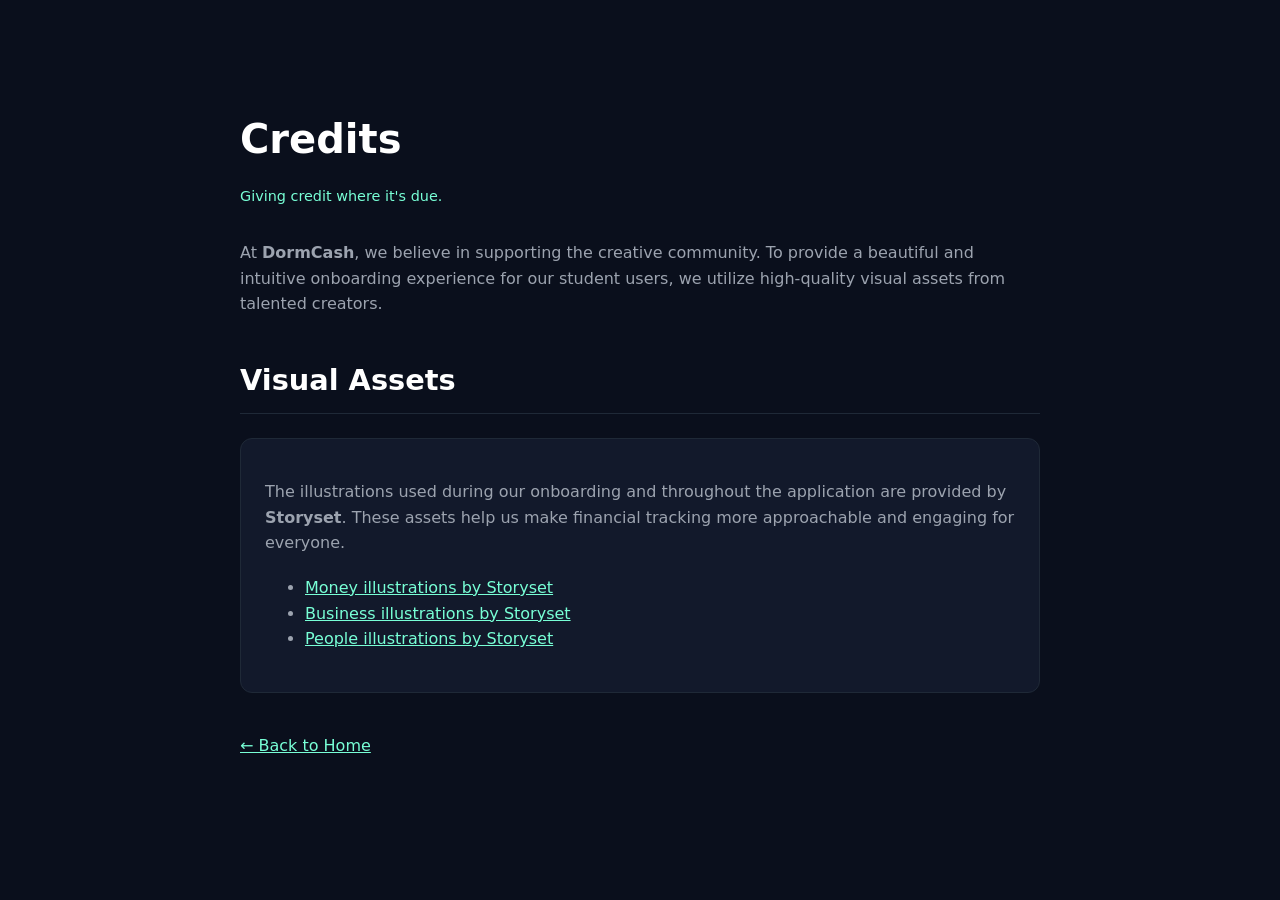
<file: credits.html>
<!DOCTYPE html>
<html lang="en">
<head>
    <meta charset="UTF-8">
    <meta name="viewport" content="width=device-width, initial-scale=1.0">
    <title>Credits - DormCash</title>
    <style>
        body {
            background-color: #0a0f1c;
            color: #9ca3af;
            font-family: 'Inter', system-ui, -apple-system, sans-serif;
            line-height: 1.6;
            margin: 0;
            padding: 0;
        }

        .container {
            max-width: 800px;
            margin: 0 auto;
            padding: 80px 24px;
        }

        h1 {
            color: white;
            font-size: 2.5rem;
            font-weight: 800;
            margin-bottom: 0.5rem;
        }

        h2 {
            color: white;
            font-size: 1.8rem;
            border-bottom: 1px solid #1f2937;
            padding-bottom: 10px;
            margin-top: 40px;
        }

        p {
            margin-bottom: 1.2rem;
        }

        a {
            color: #78FFD6;
            text-decoration: underline;
            transition: color 0.2s;
        }

        a:hover {
            color: #007991;
        }

        .accent-text {
            color: #78FFD6;
            font-size: 0.9rem;
            font-weight: 500;
            margin-bottom: 2rem;
        }

        .credit-card {
            background: #12192b;
            border: 1px solid #1f2937;
            border-radius: 12px;
            padding: 24px;
            margin-top: 20px;
        }
    </style>
</head>
<body>

<div class="container">
    <h1>Credits</h1>
    <p class="accent-text">Giving credit where it's due.</p>
    
    <p>At <strong>DormCash</strong>, we believe in supporting the creative community. To provide a beautiful and intuitive onboarding experience for our student users, we utilize high-quality visual assets from talented creators.</p>

    <h2>Visual Assets</h2>
    <div class="credit-card">
        <p>The illustrations used during our onboarding and throughout the application are provided by <strong>Storyset</strong>. These assets help us make financial tracking more approachable and engaging for everyone.</p>
        
        <ul>
            <li><a href="https://storyset.com/money" target="_blank">Money illustrations by Storyset</a></li>
            <li><a href="https://storyset.com/business" target="_blank">Business illustrations by Storyset</a></li>
            <li><a href="https://storyset.com/people" target="_blank">People illustrations by Storyset</a></li>
        </ul>
    </div>

    <p style="margin-top: 40px;">
        <a href="index.html">← Back to Home</a>
    </p>
</div>

</body>
</html>
</file>
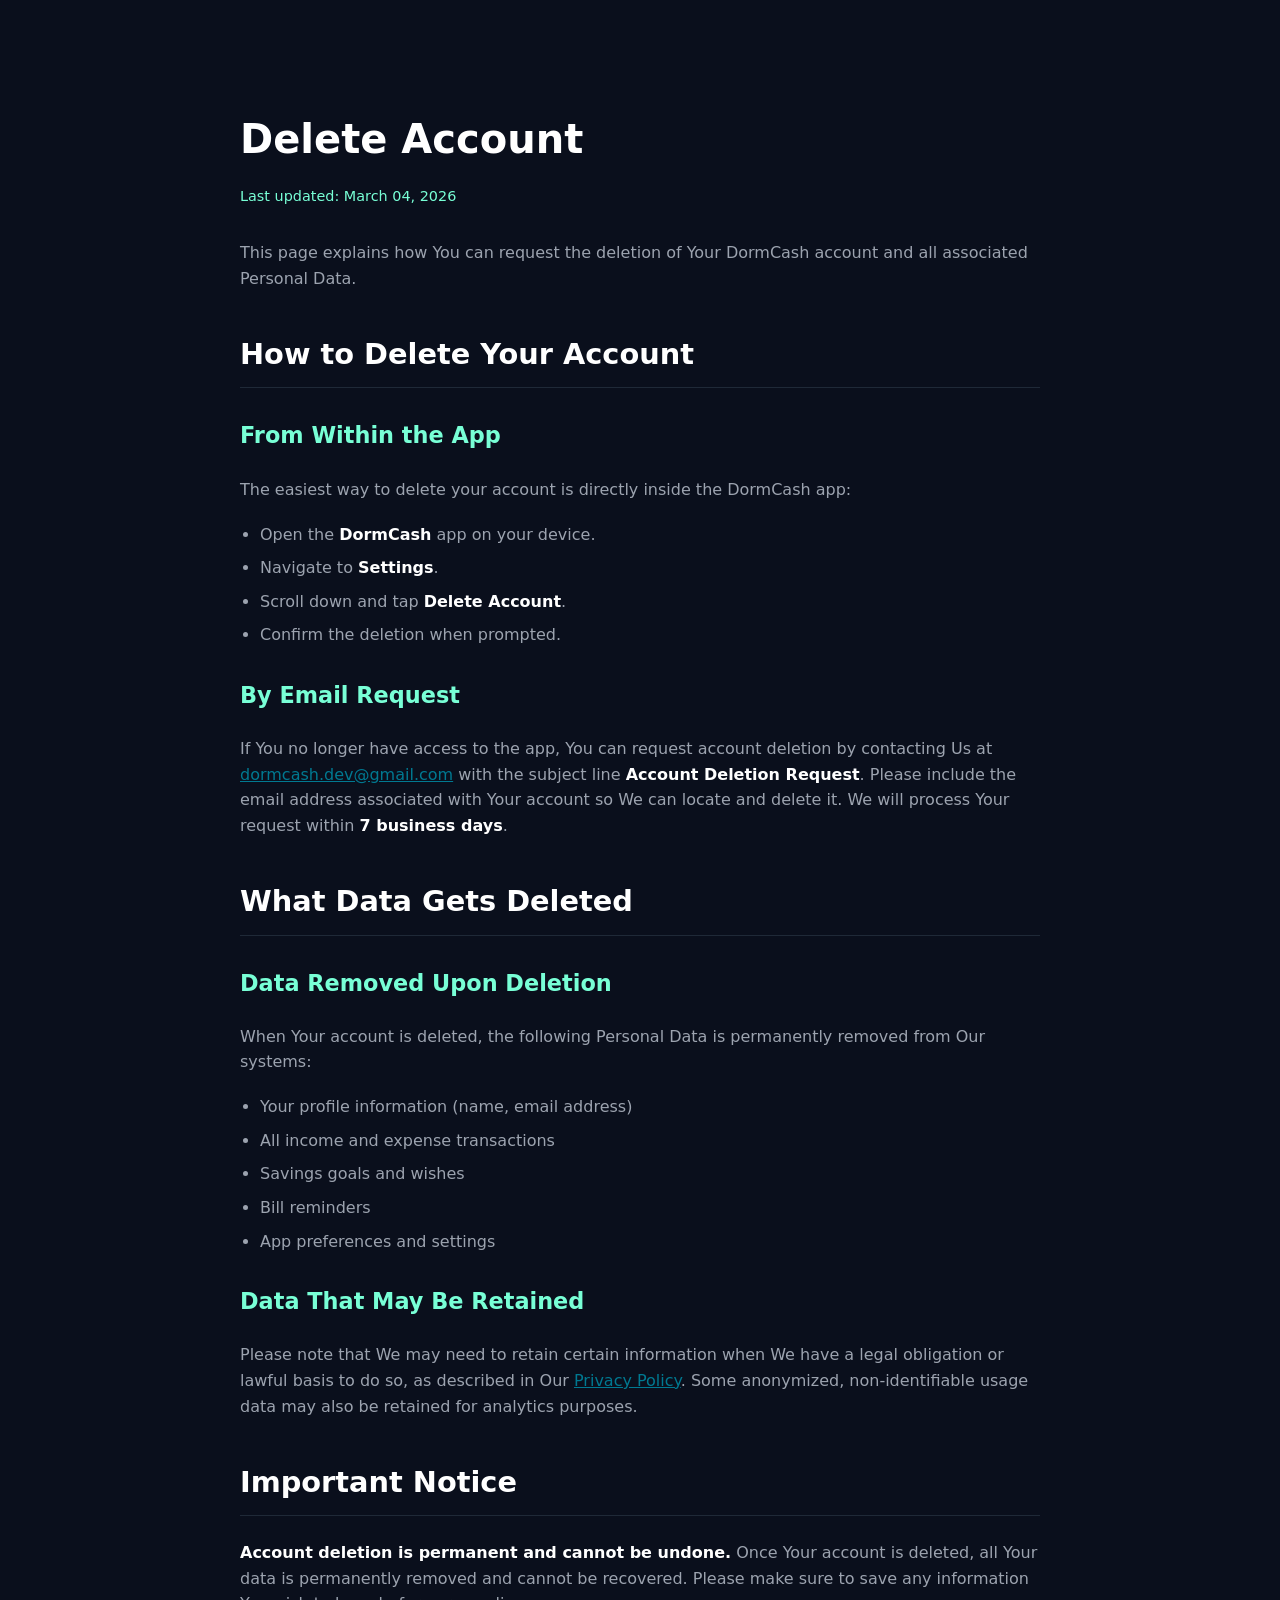
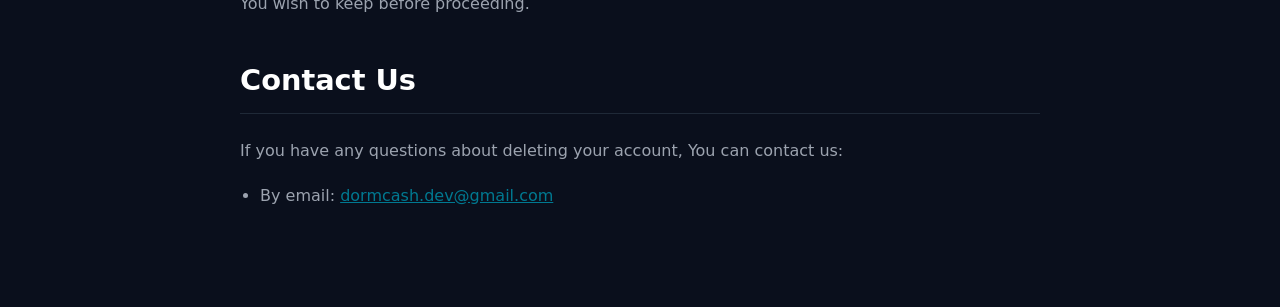
<file: delete-account.html>
<!DOCTYPE html>
<html lang="en">
<head>
    <meta charset="UTF-8">
    <meta name="viewport" content="width=device-width, initial-scale=1.0">
    <title>Delete Account - DormCash</title>
    <style>
        body {
            background-color: #0a0f1c;
            color: #9ca3af;
            font-family: 'Inter', system-ui, -apple-system, sans-serif;
            line-height: 1.6;
            margin: 0;
            padding: 0;
        }
        .container {
            max-width: 800px;
            margin: 0 auto;
            padding: 80px 24px;
        }
        h1 { color: white; font-size: 2.5rem; font-weight: 800; margin-bottom: 0.5rem; }
        h2 { color: white; font-size: 1.8rem; border-bottom: 1px solid #1f2937; padding-bottom: 10px; margin-top: 40px; }
        h3 { color: #78FFD6; font-size: 1.4rem; margin-top: 30px; }
        p { margin-bottom: 1.2rem; }
        ul { margin-bottom: 1.2rem; padding-left: 20px; }
        li { margin-bottom: 0.5rem; }
        strong { color: white; }
        a { color: #007991; text-decoration: underline; transition: color 0.2s; }
        a:hover { color: #78FFD6; }
        .last-updated { color: #78FFD6; font-size: 0.9rem; font-weight: 500; margin-bottom: 2rem; }
        ::-webkit-scrollbar { width: 10px; }
        ::-webkit-scrollbar-track { background: #0a0f1c; }
        ::-webkit-scrollbar-thumb { background: #1f2937; border-radius: 5px; }
        ::-webkit-scrollbar-thumb:hover { background: #78FFD6; }
    </style>
</head>
<body>
<div class="container">

    <h1>Delete Account</h1>
    <p class="last-updated">Last updated: March 04, 2026</p>

    <p>This page explains how You can request the deletion of Your DormCash account and all associated Personal Data.</p>

    <h2>How to Delete Your Account</h2>

    <h3>From Within the App</h3>
    <p>The easiest way to delete your account is directly inside the DormCash app:</p>
    <ul>
        <li>Open the <strong>DormCash</strong> app on your device.</li>
        <li>Navigate to <strong>Settings</strong>.</li>
        <li>Scroll down and tap <strong>Delete Account</strong>.</li>
        <li>Confirm the deletion when prompted.</li>
    </ul>

    <h3>By Email Request</h3>
    <p>If You no longer have access to the app, You can request account deletion by contacting Us at <a href="mailto:dormcash.dev@gmail.com?subject=Account%20Deletion%20Request&body=Hi%2C%20I%20would%20like%20to%20request%20the%20deletion%20of%20my%20DormCash%20account.%0A%0AName%3A%20%0ARegistered%20Email%3A%20">dormcash.dev@gmail.com</a> with the subject line <strong>Account Deletion Request</strong>. Please include the email address associated with Your account so We can locate and delete it. We will process Your request within <strong>7 business days</strong>.</p>

    <h2>What Data Gets Deleted</h2>

    <h3>Data Removed Upon Deletion</h3>
    <p>When Your account is deleted, the following Personal Data is permanently removed from Our systems:</p>
    <ul>
        <li>Your profile information (name, email address)</li>
        <li>All income and expense transactions</li>
        <li>Savings goals and wishes</li>
        <li>Bill reminders</li>
        <li>App preferences and settings</li>
    </ul>

    <h3>Data That May Be Retained</h3>
    <p>Please note that We may need to retain certain information when We have a legal obligation or lawful basis to do so, as described in Our <a href="privacy.html">Privacy Policy</a>. Some anonymized, non-identifiable usage data may also be retained for analytics purposes.</p>

    <h2>Important Notice</h2>
    <p><strong>Account deletion is permanent and cannot be undone.</strong> Once Your account is deleted, all Your data is permanently removed and cannot be recovered. Please make sure to save any information You wish to keep before proceeding.</p>

    <h2>Contact Us</h2>
    <p>If you have any questions about deleting your account, You can contact us:</p>
    <ul>
        <li>By email: <a href="mailto:dormcash.dev@gmail.com">dormcash.dev@gmail.com</a></li>
    </ul>

</div>
</body>
</html>
</file>
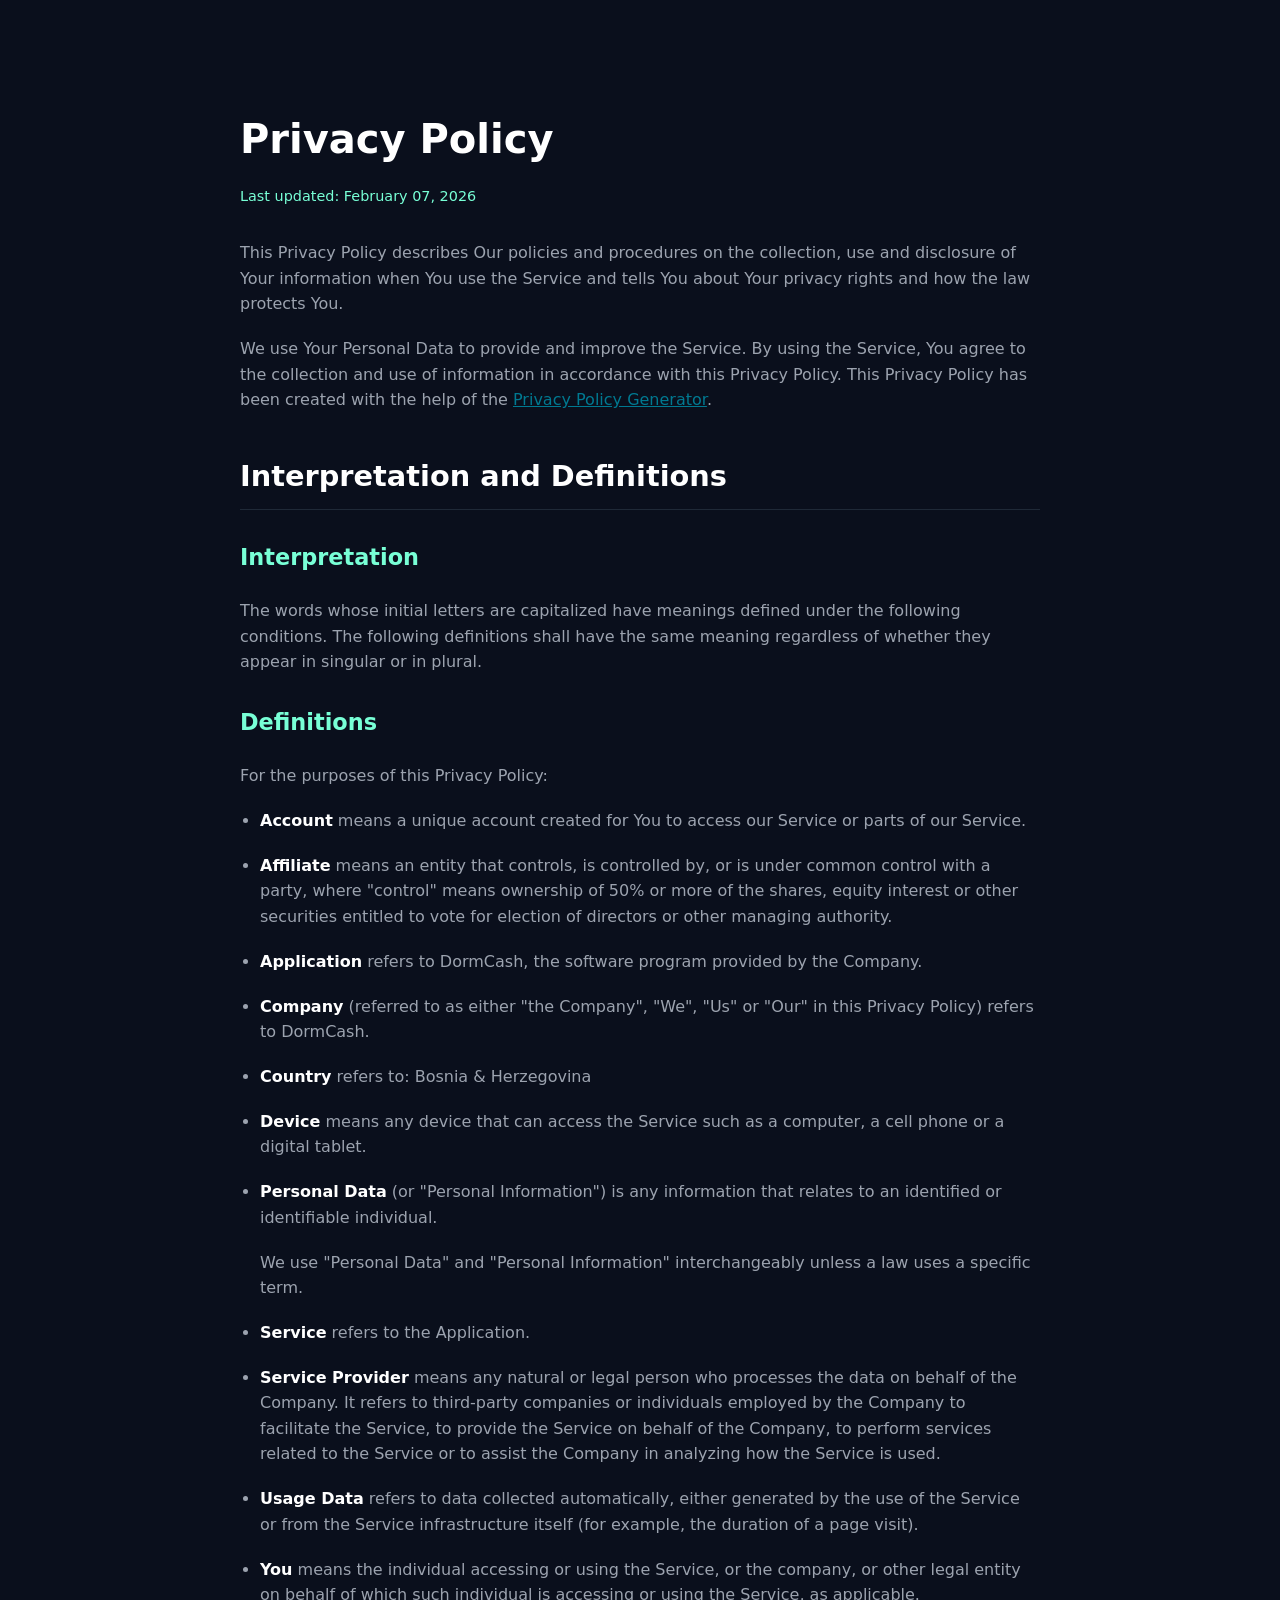
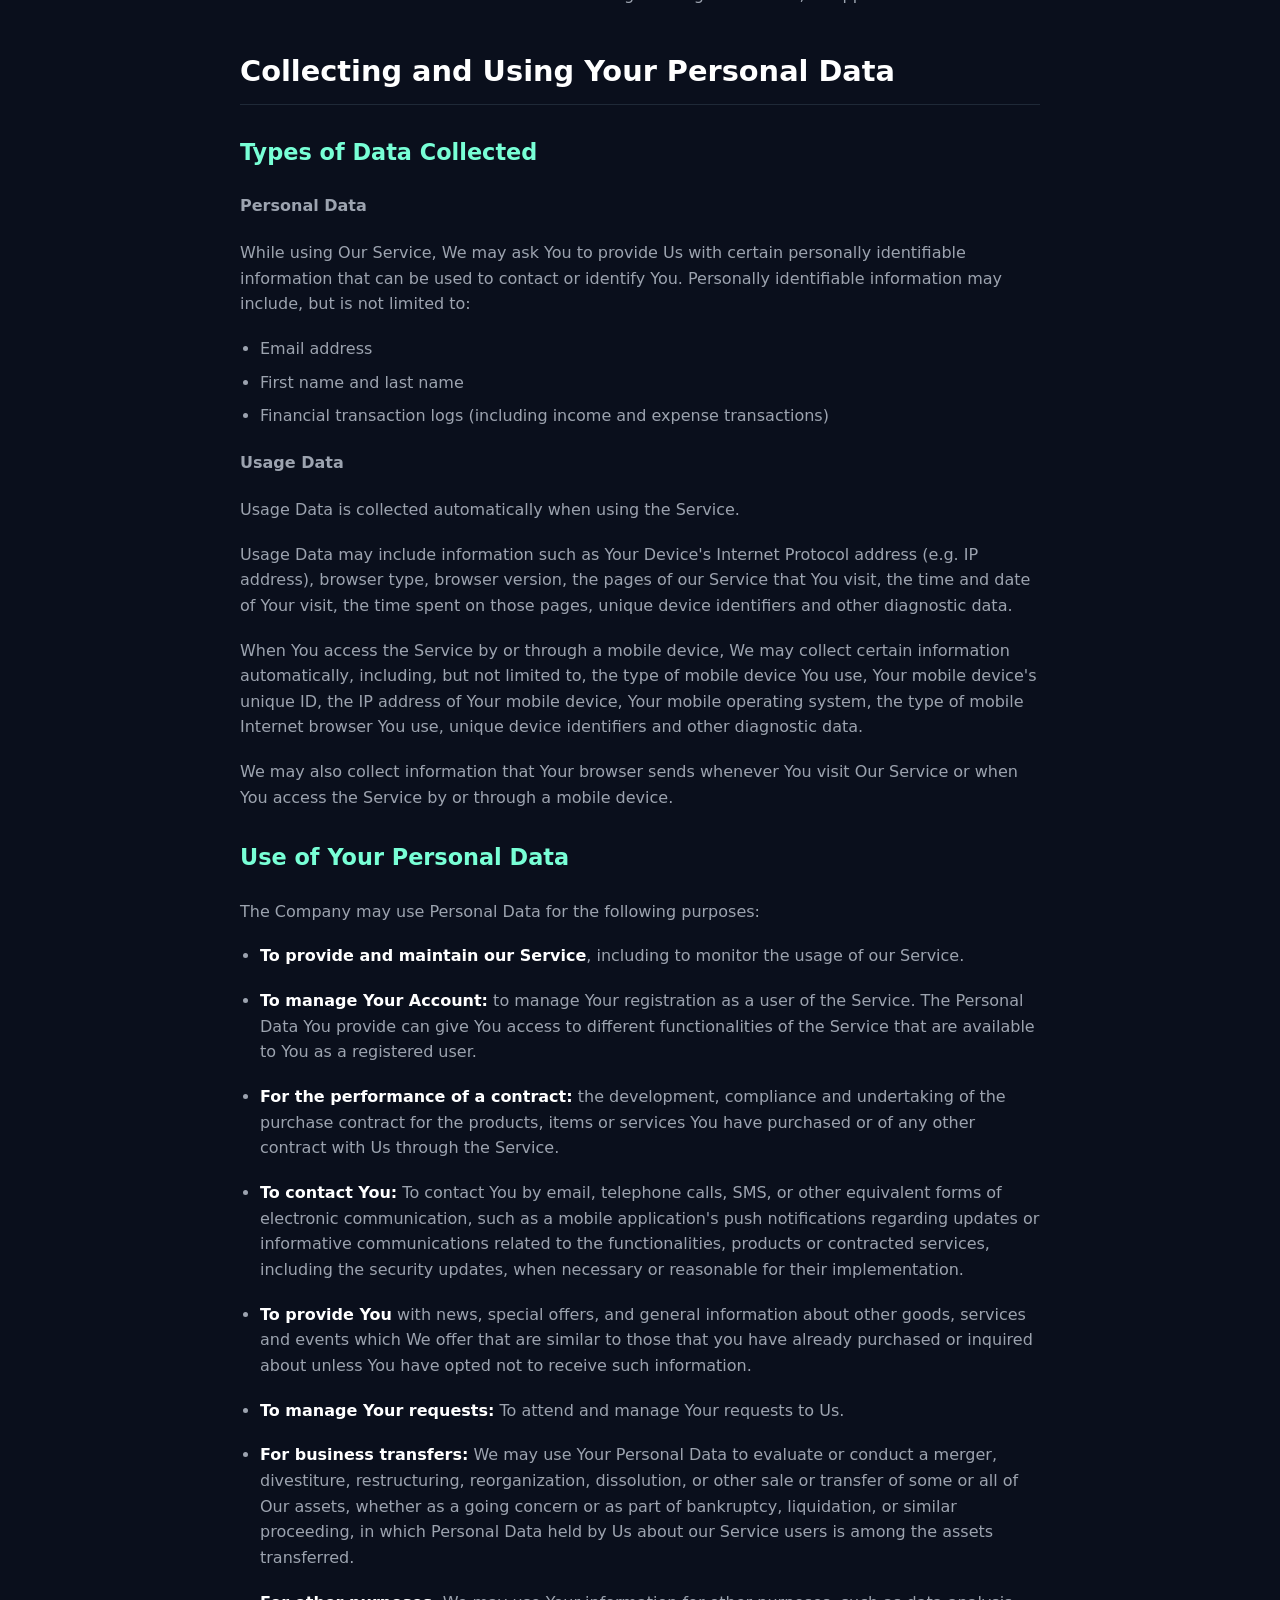
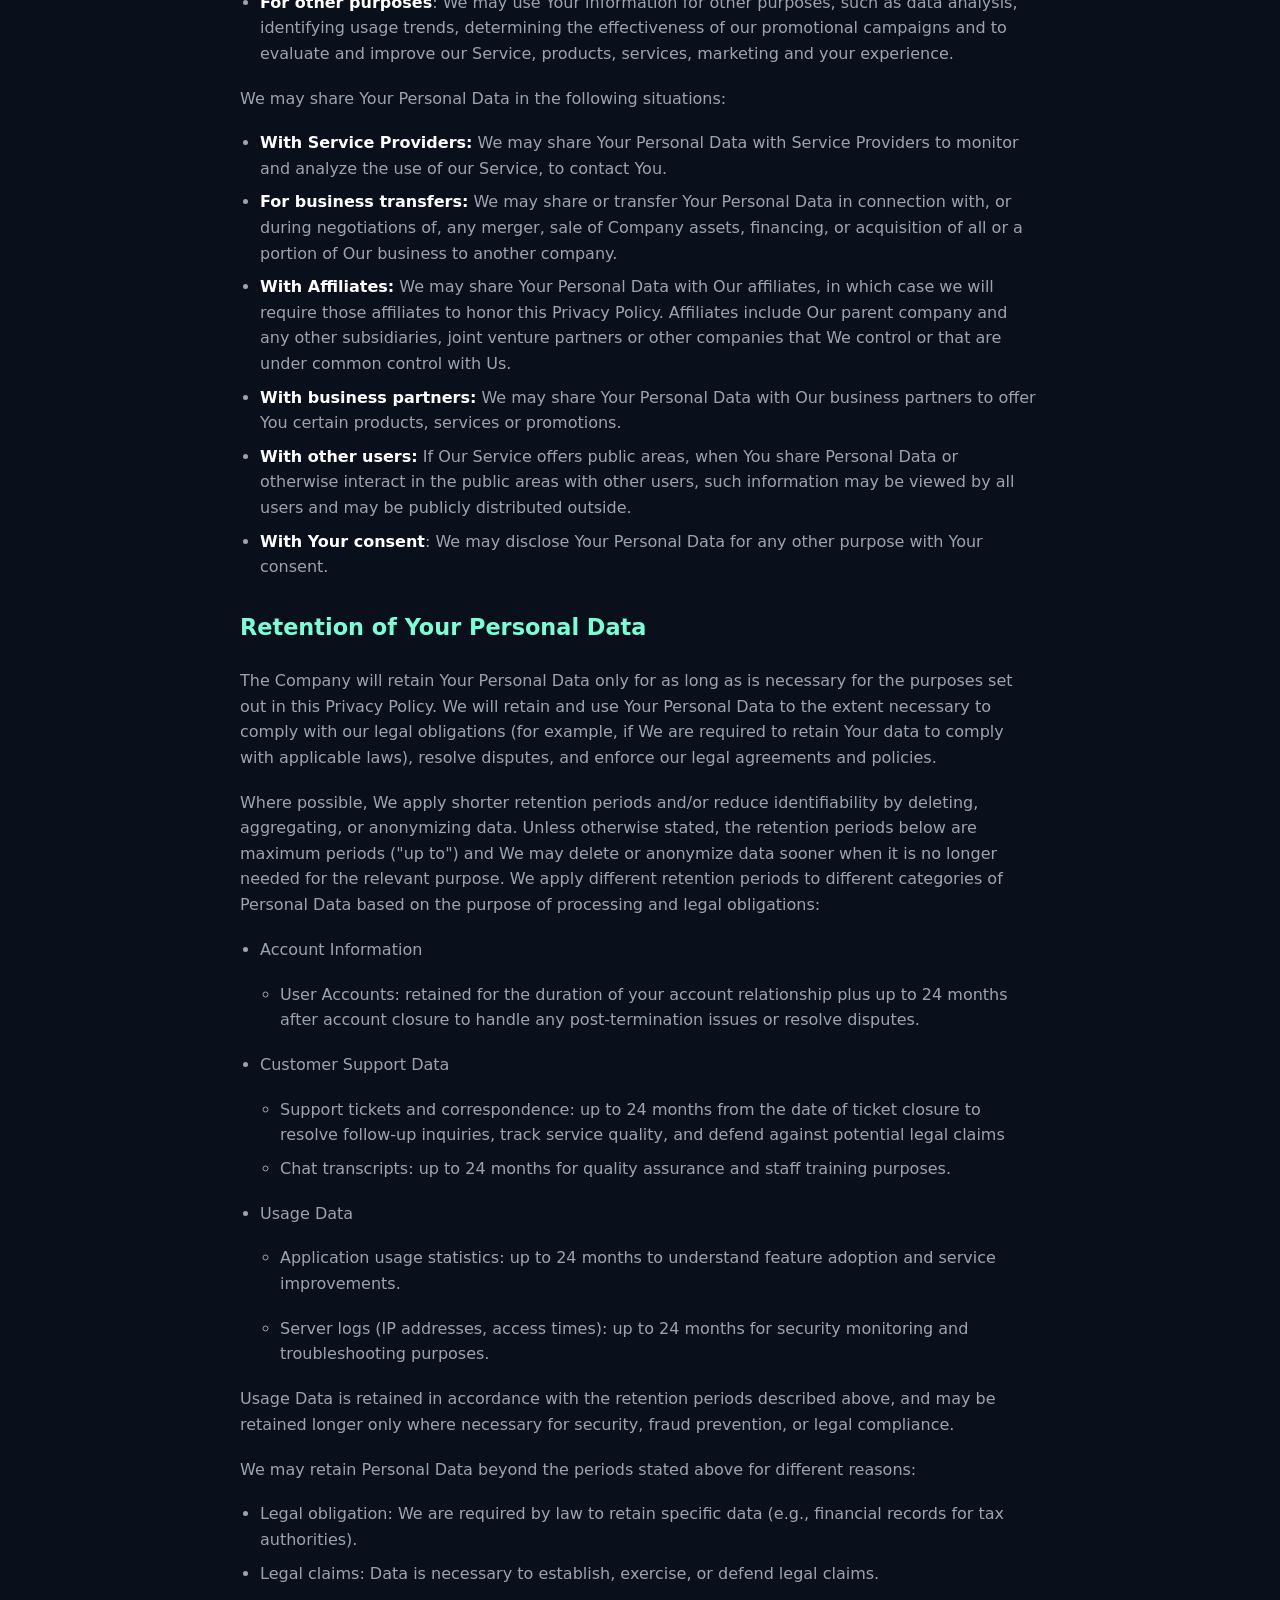
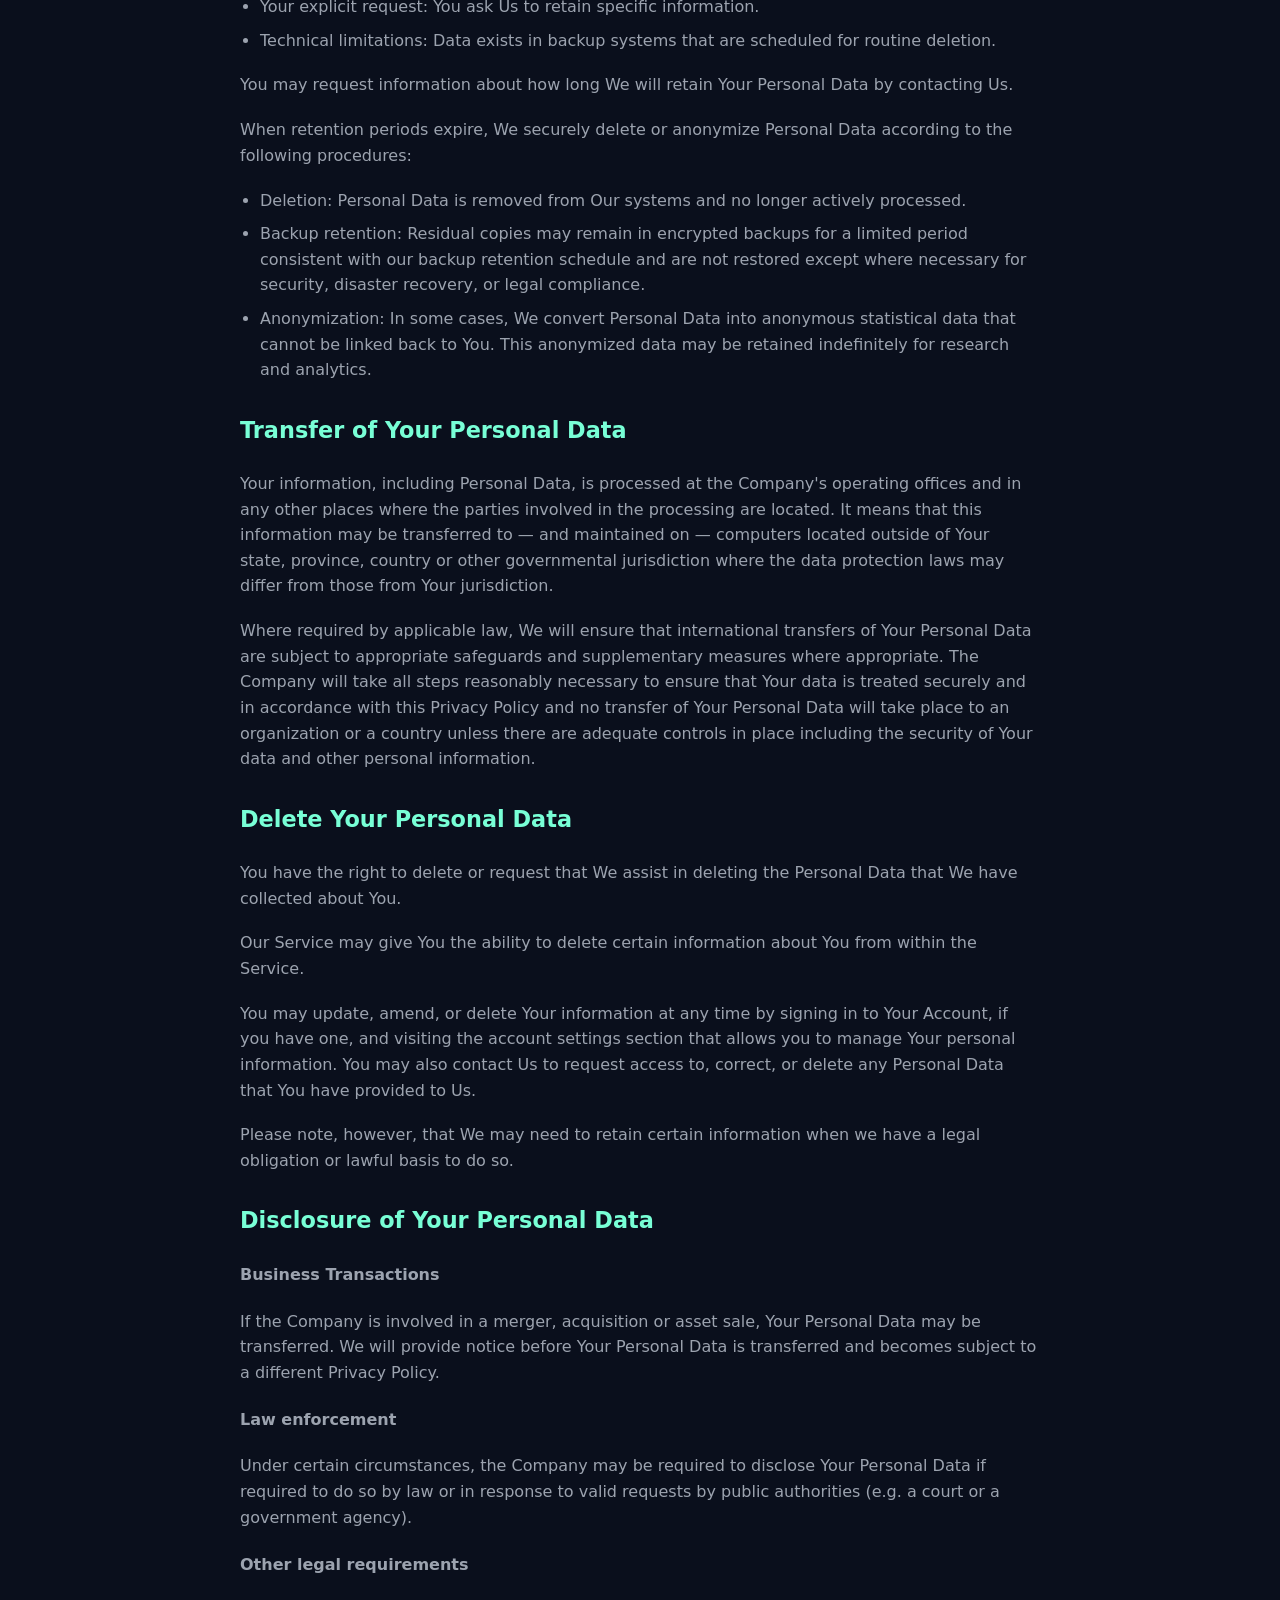
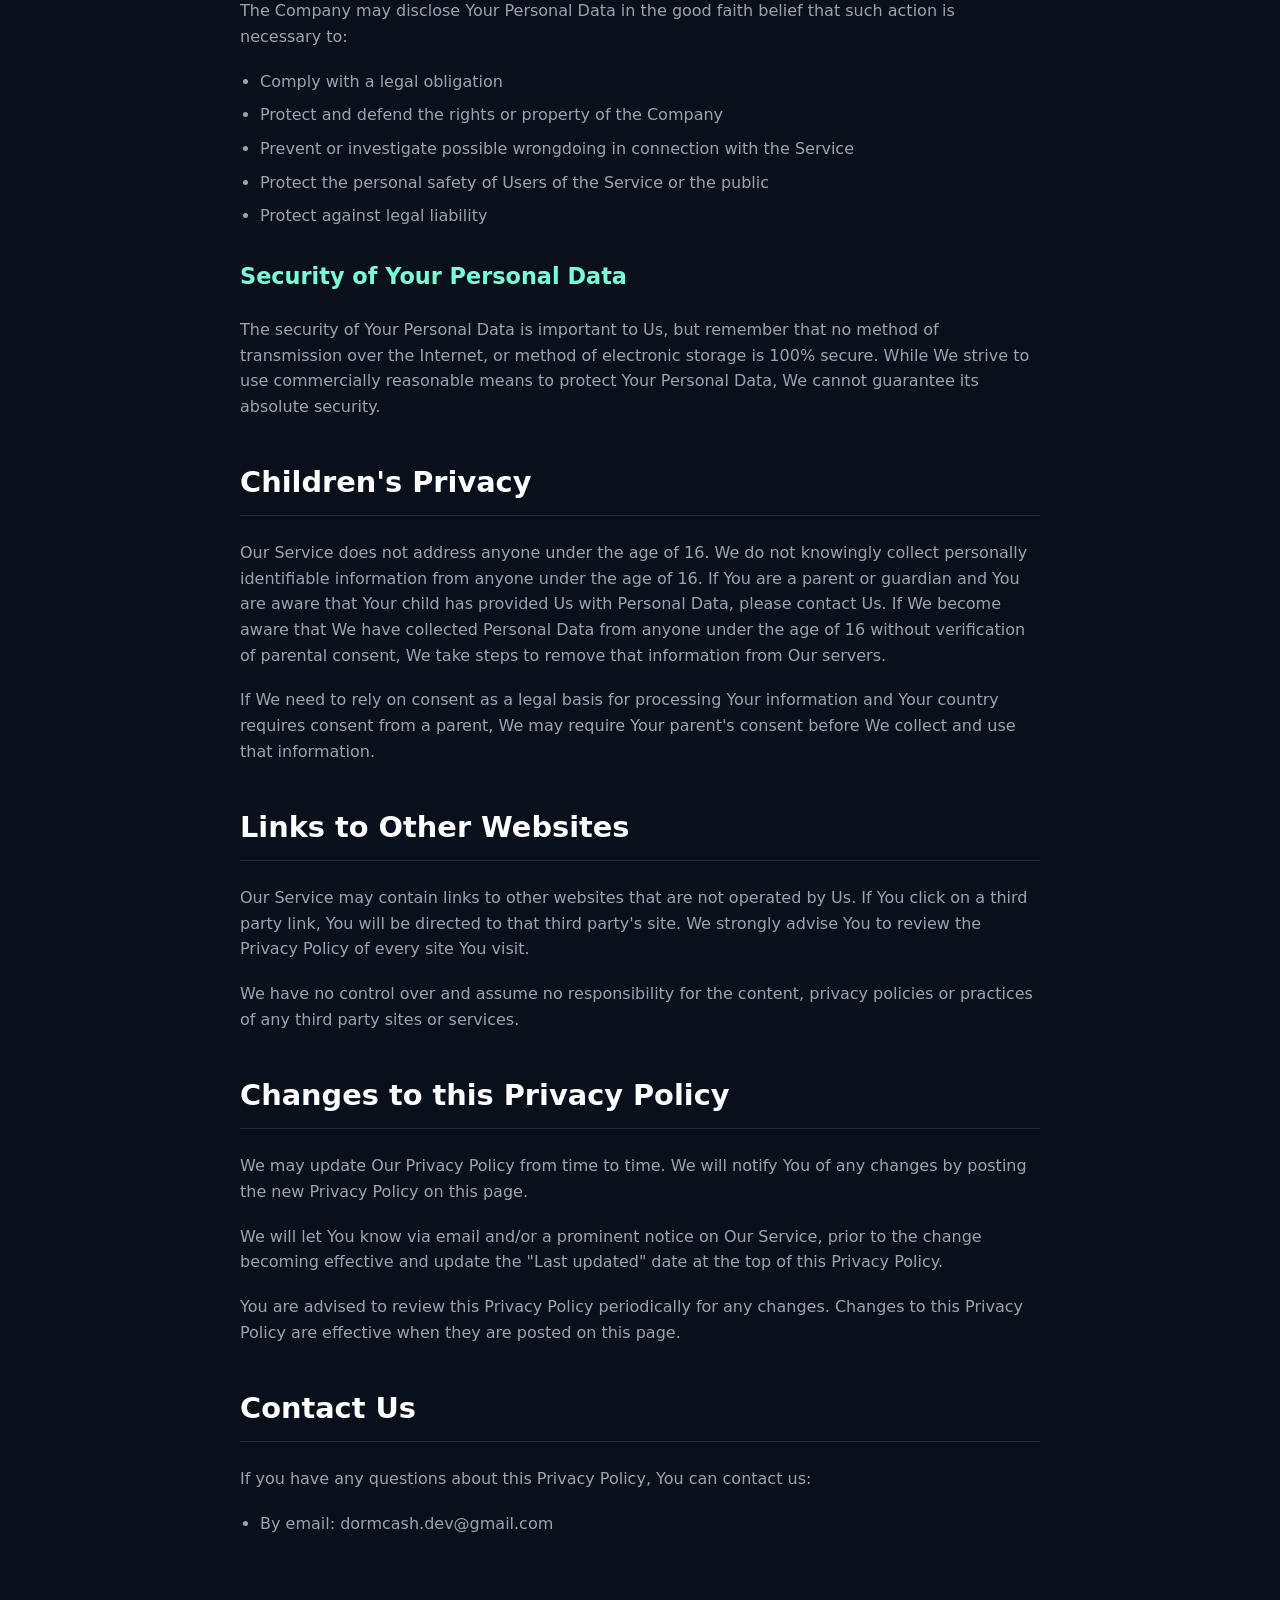
<file: privacy.html>
<!DOCTYPE html>
<html lang="en">
<head>
    <meta charset="UTF-8">
    <meta name="viewport" content="width=device-width, initial-scale=1.0">
    <title>Privacy Policy - DormCash</title>
    <style>
        /* CSS to match your DormCash Landing Page */
        body {
            background-color: #0a0f1c; /* Your App Background */
            color: #9ca3af; /* Gray-400 for body text */
            font-family: 'Inter', system-ui, -apple-system, sans-serif;
            line-height: 1.6;
            margin: 0;
            padding: 0;
        }

        .container {
            max-width: 800px;
            margin: 0 auto;
            padding: 80px 24px;
        }

        /* Gradient Heading Style */
        h1 {
            color: white;
            font-size: 2.5rem;
            font-weight: 800;
            margin-bottom: 0.5rem;
        }

        h2 {
            color: white;
            font-size: 1.8rem;
            border-bottom: 1px solid #1f2937;
            padding-bottom: 10px;
            margin-top: 40px;
        }

        h3 {
            color: #78FFD6; /* Your brand accent color */
            font-size: 1.4rem;
            margin-top: 30px;
        }

        p {
            margin-bottom: 1.2rem;
        }

        ul {
            margin-bottom: 1.2rem;
            padding-left: 20px;
        }

        li {
            margin-bottom: 0.5rem;
        }

        strong {
            color: white;
        }

        a {
            color: #007991;
            text-decoration: underline;
            transition: color 0.2s;
        }

        a:hover {
            color: #78FFD6;
        }

        .last-updated {
            color: #78FFD6;
            font-size: 0.9rem;
            font-weight: 500;
            margin-bottom: 2rem;
        }

        /* Scrollbar styling */
        ::-webkit-scrollbar {
            width: 10px;
        }
        ::-webkit-scrollbar-track {
            background: #0a0f1c;
        }
        ::-webkit-scrollbar-thumb {
            background: #1f2937;
            border-radius: 5px;
        }
        ::-webkit-scrollbar-thumb:hover {
            background: #78FFD6;
        }
    </style>
</head>
<body>

<div class="container">
    <h1>Privacy Policy</h1>
    <p class="last-updated">Last updated: February 07, 2026</p>
    
    <p>This Privacy Policy describes Our policies and procedures on the collection, use and disclosure of Your information when You use the Service and tells You about Your privacy rights and how the law protects You.</p>
    <p>We use Your Personal Data to provide and improve the Service. By using the Service, You agree to the collection and use of information in accordance with this Privacy Policy. This Privacy Policy has been created with the help of the <a href="https://www.termsfeed.com/privacy-policy-generator/" target="_blank">Privacy Policy Generator</a>.</p>
    
    <h2>Interpretation and Definitions</h2>
    <h3>Interpretation</h3>
    <p>The words whose initial letters are capitalized have meanings defined under the following conditions. The following definitions shall have the same meaning regardless of whether they appear in singular or in plural.</p>
    
    <h3>Definitions</h3>
    <p>For the purposes of this Privacy Policy:</p>
    <ul>
    <li>
    <p><strong>Account</strong> means a unique account created for You to access our Service or parts of our Service.</p>
    </li>
    <li>
    <p><strong>Affiliate</strong> means an entity that controls, is controlled by, or is under common control with a party, where &quot;control&quot; means ownership of 50% or more of the shares, equity interest or other securities entitled to vote for election of directors or other managing authority.</p>
    </li>
    <li>
    <p><strong>Application</strong> refers to DormCash, the software program provided by the Company.</p>
    </li>
    <li>
    <p><strong>Company</strong> (referred to as either &quot;the Company&quot;, &quot;We&quot;, &quot;Us&quot; or &quot;Our&quot; in this Privacy Policy) refers to DormCash.</p>
    </li>
    <li>
    <p><strong>Country</strong> refers to:  Bosnia &amp; Herzegovina</p>
    </li>
    <li>
    <p><strong>Device</strong> means any device that can access the Service such as a computer, a cell phone or a digital tablet.</p>
    </li>
    <li>
    <p><strong>Personal Data</strong> (or &quot;Personal Information&quot;) is any information that relates to an identified or identifiable individual.</p>
    <p>We use &quot;Personal Data&quot; and &quot;Personal Information&quot; interchangeably unless a law uses a specific term.</p>
    </li>
    <li>
    <p><strong>Service</strong> refers to the Application.</p>
    </li>
    <li>
    <p><strong>Service Provider</strong> means any natural or legal person who processes the data on behalf of the Company. It refers to third-party companies or individuals employed by the Company to facilitate the Service, to provide the Service on behalf of the Company, to perform services related to the Service or to assist the Company in analyzing how the Service is used.</p>
    </li>
    <li>
    <p><strong>Usage Data</strong> refers to data collected automatically, either generated by the use of the Service or from the Service infrastructure itself (for example, the duration of a page visit).</p>
    </li>
    <li>
    <p><strong>You</strong> means the individual accessing or using the Service, or the company, or other legal entity on behalf of which such individual is accessing or using the Service, as applicable.</p>
    </li>
    </ul>
    
    <h2>Collecting and Using Your Personal Data</h2>
    <h3>Types of Data Collected</h3>
    <h4>Personal Data</h4>
    <p>While using Our Service, We may ask You to provide Us with certain personally identifiable information that can be used to contact or identify You. Personally identifiable information may include, but is not limited to:</p>
    <ul>
    <li>Email address</li>
    <li>First name and last name</li>
    <li>Financial transaction logs (including income and expense transactions)</li>
    </ul>
    
    <h4>Usage Data</h4>
    <p>Usage Data is collected automatically when using the Service.</p>
    <p>Usage Data may include information such as Your Device's Internet Protocol address (e.g. IP address), browser type, browser version, the pages of our Service that You visit, the time and date of Your visit, the time spent on those pages, unique device identifiers and other diagnostic data.</p>
    <p>When You access the Service by or through a mobile device, We may collect certain information automatically, including, but not limited to, the type of mobile device You use, Your mobile device's unique ID, the IP address of Your mobile device, Your mobile operating system, the type of mobile Internet browser You use, unique device identifiers and other diagnostic data.</p>
    <p>We may also collect information that Your browser sends whenever You visit Our Service or when You access the Service by or through a mobile device.</p>
    
    <h3>Use of Your Personal Data</h3>
    <p>The Company may use Personal Data for the following purposes:</p>
    <ul>
    <li>
    <p><strong>To provide and maintain our Service</strong>, including to monitor the usage of our Service.</p>
    </li>
    <li>
    <p><strong>To manage Your Account:</strong> to manage Your registration as a user of the Service. The Personal Data You provide can give You access to different functionalities of the Service that are available to You as a registered user.</p>
    </li>
    <li>
    <p><strong>For the performance of a contract:</strong> the development, compliance and undertaking of the purchase contract for the products, items or services You have purchased or of any other contract with Us through the Service.</p>
    </li>
    <li>
    <p><strong>To contact You:</strong> To contact You by email, telephone calls, SMS, or other equivalent forms of electronic communication, such as a mobile application's push notifications regarding updates or informative communications related to the functionalities, products or contracted services, including the security updates, when necessary or reasonable for their implementation.</p>
    </li>
    <li>
    <p><strong>To provide You</strong> with news, special offers, and general information about other goods, services and events which We offer that are similar to those that you have already purchased or inquired about unless You have opted not to receive such information.</p>
    </li>
    <li>
    <p><strong>To manage Your requests:</strong> To attend and manage Your requests to Us.</p>
    </li>
    <li>
    <p><strong>For business transfers:</strong> We may use Your Personal Data to evaluate or conduct a merger, divestiture, restructuring, reorganization, dissolution, or other sale or transfer of some or all of Our assets, whether as a going concern or as part of bankruptcy, liquidation, or similar proceeding, in which Personal Data held by Us about our Service users is among the assets transferred.</p>
    </li>
    <li>
    <p><strong>For other purposes</strong>: We may use Your information for other purposes, such as data analysis, identifying usage trends, determining the effectiveness of our promotional campaigns and to evaluate and improve our Service, products, services, marketing and your experience.</p>
    </li>
    </ul>
    
    <p>We may share Your Personal Data in the following situations:</p>
    <ul>
    <li><strong>With Service Providers:</strong> We may share Your Personal Data with Service Providers to monitor and analyze the use of our Service,  to contact You.</li>
    <li><strong>For business transfers:</strong> We may share or transfer Your Personal Data in connection with, or during negotiations of, any merger, sale of Company assets, financing, or acquisition of all or a portion of Our business to another company.</li>
    <li><strong>With Affiliates:</strong> We may share Your Personal Data with Our affiliates, in which case we will require those affiliates to honor this Privacy Policy. Affiliates include Our parent company and any other subsidiaries, joint venture partners or other companies that We control or that are under common control with Us.</li>
    <li><strong>With business partners:</strong> We may share Your Personal Data with Our business partners to offer You certain products, services or promotions.</li>
    <li><strong>With other users:</strong> If Our Service offers public areas, when You share Personal Data or otherwise interact in the public areas with other users, such information may be viewed by all users and may be publicly distributed outside.</li>
    <li><strong>With Your consent</strong>: We may disclose Your Personal Data for any other purpose with Your consent.</li>
    </ul>
    
    <h3>Retention of Your Personal Data</h3>
    <p>The Company will retain Your Personal Data only for as long as is necessary for the purposes set out in this Privacy Policy. We will retain and use Your Personal Data to the extent necessary to comply with our legal obligations (for example, if We are required to retain Your data to comply with applicable laws), resolve disputes, and enforce our legal agreements and policies.</p>
    
    <p>Where possible, We apply shorter retention periods and/or reduce identifiability by deleting, aggregating, or anonymizing data. Unless otherwise stated, the retention periods below are maximum periods (&quot;up to&quot;) and We may delete or anonymize data sooner when it is no longer needed for the relevant purpose. We apply different retention periods to different categories of Personal Data based on the purpose of processing and legal obligations:</p>
    <ul>
    <li>
    <p>Account Information</p>
    <ul>
    <li>User Accounts: retained for the duration of your account relationship plus up to 24 months after account closure to handle any post-termination issues or resolve disputes.</li>
    </ul>
    </li>
    <li>
    <p>Customer Support Data</p>
    <ul>
    <li>Support tickets and correspondence: up to 24 months from the date of ticket closure to resolve follow-up inquiries, track service quality, and defend against potential legal claims</li>
    <li>Chat transcripts: up to 24 months for quality assurance and staff training purposes.</li>
    </ul>
    </li>
    <li>
    <p>Usage Data</p>
    <ul>
    <li>
    <p>Application usage statistics: up to 24 months to understand feature adoption and service improvements.</p>
    </li>
    <li>
    <p>Server logs (IP addresses, access times): up to 24 months for security monitoring and troubleshooting purposes.</p>
    </li>
    </ul>
    </li>
    </ul>
    
    <p>Usage Data is retained in accordance with the retention periods described above, and may be retained longer only where necessary for security, fraud prevention, or legal compliance.</p>
    
    <p>We may retain Personal Data beyond the periods stated above for different reasons:</p>
    <ul>
    <li>Legal obligation: We are required by law to retain specific data (e.g., financial records for tax authorities).</li>
    <li>Legal claims: Data is necessary to establish, exercise, or defend legal claims.</li>
    <li>Your explicit request: You ask Us to retain specific information.</li>
    <li>Technical limitations: Data exists in backup systems that are scheduled for routine deletion.</li>
    </ul>
    
    <p>You may request information about how long We will retain Your Personal Data by contacting Us.</p>
    
    <p>When retention periods expire, We securely delete or anonymize Personal Data according to the following procedures:</p>
    <ul>
    <li>Deletion: Personal Data is removed from Our systems and no longer actively processed.</li>
    <li>Backup retention: Residual copies may remain in encrypted backups for a limited period consistent with our backup retention schedule and are not restored except where necessary for security, disaster recovery, or legal compliance.</li>
    <li>Anonymization: In some cases, We convert Personal Data into anonymous statistical data that cannot be linked back to You. This anonymized data may be retained indefinitely for research and analytics.</li>
    </ul>
    
    <h3>Transfer of Your Personal Data</h3>
    <p>Your information, including Personal Data, is processed at the Company's operating offices and in any other places where the parties involved in the processing are located. It means that this information may be transferred to — and maintained on — computers located outside of Your state, province, country or other governmental jurisdiction where the data protection laws may differ from those from Your jurisdiction.</p>
    <p>Where required by applicable law, We will ensure that international transfers of Your Personal Data are subject to appropriate safeguards and supplementary measures where appropriate. The Company will take all steps reasonably necessary to ensure that Your data is treated securely and in accordance with this Privacy Policy and no transfer of Your Personal Data will take place to an organization or a country unless there are adequate controls in place including the security of Your data and other personal information.</p>
    
    <h3>Delete Your Personal Data</h3>
    <p>You have the right to delete or request that We assist in deleting the Personal Data that We have collected about You.</p>
    <p>Our Service may give You the ability to delete certain information about You from within the Service.</p>
    <p>You may update, amend, or delete Your information at any time by signing in to Your Account, if you have one, and visiting the account settings section that allows you to manage Your personal information. You may also contact Us to request access to, correct, or delete any Personal Data that You have provided to Us.</p>
    <p>Please note, however, that We may need to retain certain information when we have a legal obligation or lawful basis to do so.</p>
    
    <h3>Disclosure of Your Personal Data</h3>
    <h4>Business Transactions</h4>
    <p>If the Company is involved in a merger, acquisition or asset sale, Your Personal Data may be transferred. We will provide notice before Your Personal Data is transferred and becomes subject to a different Privacy Policy.</p>
    <h4>Law enforcement</h4>
    <p>Under certain circumstances, the Company may be required to disclose Your Personal Data if required to do so by law or in response to valid requests by public authorities (e.g. a court or a government agency).</p>
    <h4>Other legal requirements</h4>
    <p>The Company may disclose Your Personal Data in the good faith belief that such action is necessary to:</p>
    <ul>
    <li>Comply with a legal obligation</li>
    <li>Protect and defend the rights or property of the Company</li>
    <li>Prevent or investigate possible wrongdoing in connection with the Service</li>
    <li>Protect the personal safety of Users of the Service or the public</li>
    <li>Protect against legal liability</li>
    </ul>
    
    <h3>Security of Your Personal Data</h3>
    <p>The security of Your Personal Data is important to Us, but remember that no method of transmission over the Internet, or method of electronic storage is 100% secure. While We strive to use commercially reasonable means to protect Your Personal Data, We cannot guarantee its absolute security.</p>
    
    <h2>Children's Privacy</h2>
    <p>Our Service does not address anyone under the age of 16. We do not knowingly collect personally identifiable information from anyone under the age of 16. If You are a parent or guardian and You are aware that Your child has provided Us with Personal Data, please contact Us. If We become aware that We have collected Personal Data from anyone under the age of 16 without verification of parental consent, We take steps to remove that information from Our servers.</p>
    <p>If We need to rely on consent as a legal basis for processing Your information and Your country requires consent from a parent, We may require Your parent's consent before We collect and use that information.</p>
    
    <h2>Links to Other Websites</h2>
    <p>Our Service may contain links to other websites that are not operated by Us. If You click on a third party link, You will be directed to that third party's site. We strongly advise You to review the Privacy Policy of every site You visit.</p>
    <p>We have no control over and assume no responsibility for the content, privacy policies or practices of any third party sites or services.</p>
    
    <h2>Changes to this Privacy Policy</h2>
    <p>We may update Our Privacy Policy from time to time. We will notify You of any changes by posting the new Privacy Policy on this page.</p>
    <p>We will let You know via email and/or a prominent notice on Our Service, prior to the change becoming effective and update the &quot;Last updated&quot; date at the top of this Privacy Policy.</p>
    <p>You are advised to review this Privacy Policy periodically for any changes. Changes to this Privacy Policy are effective when they are posted on this page.</p>
    
    <h2>Contact Us</h2>
    <p>If you have any questions about this Privacy Policy, You can contact us:</p>
    <ul>
    <li>By email: dormcash.dev@gmail.com</li>
    </ul>
</div>

</body>
</html>
</file>
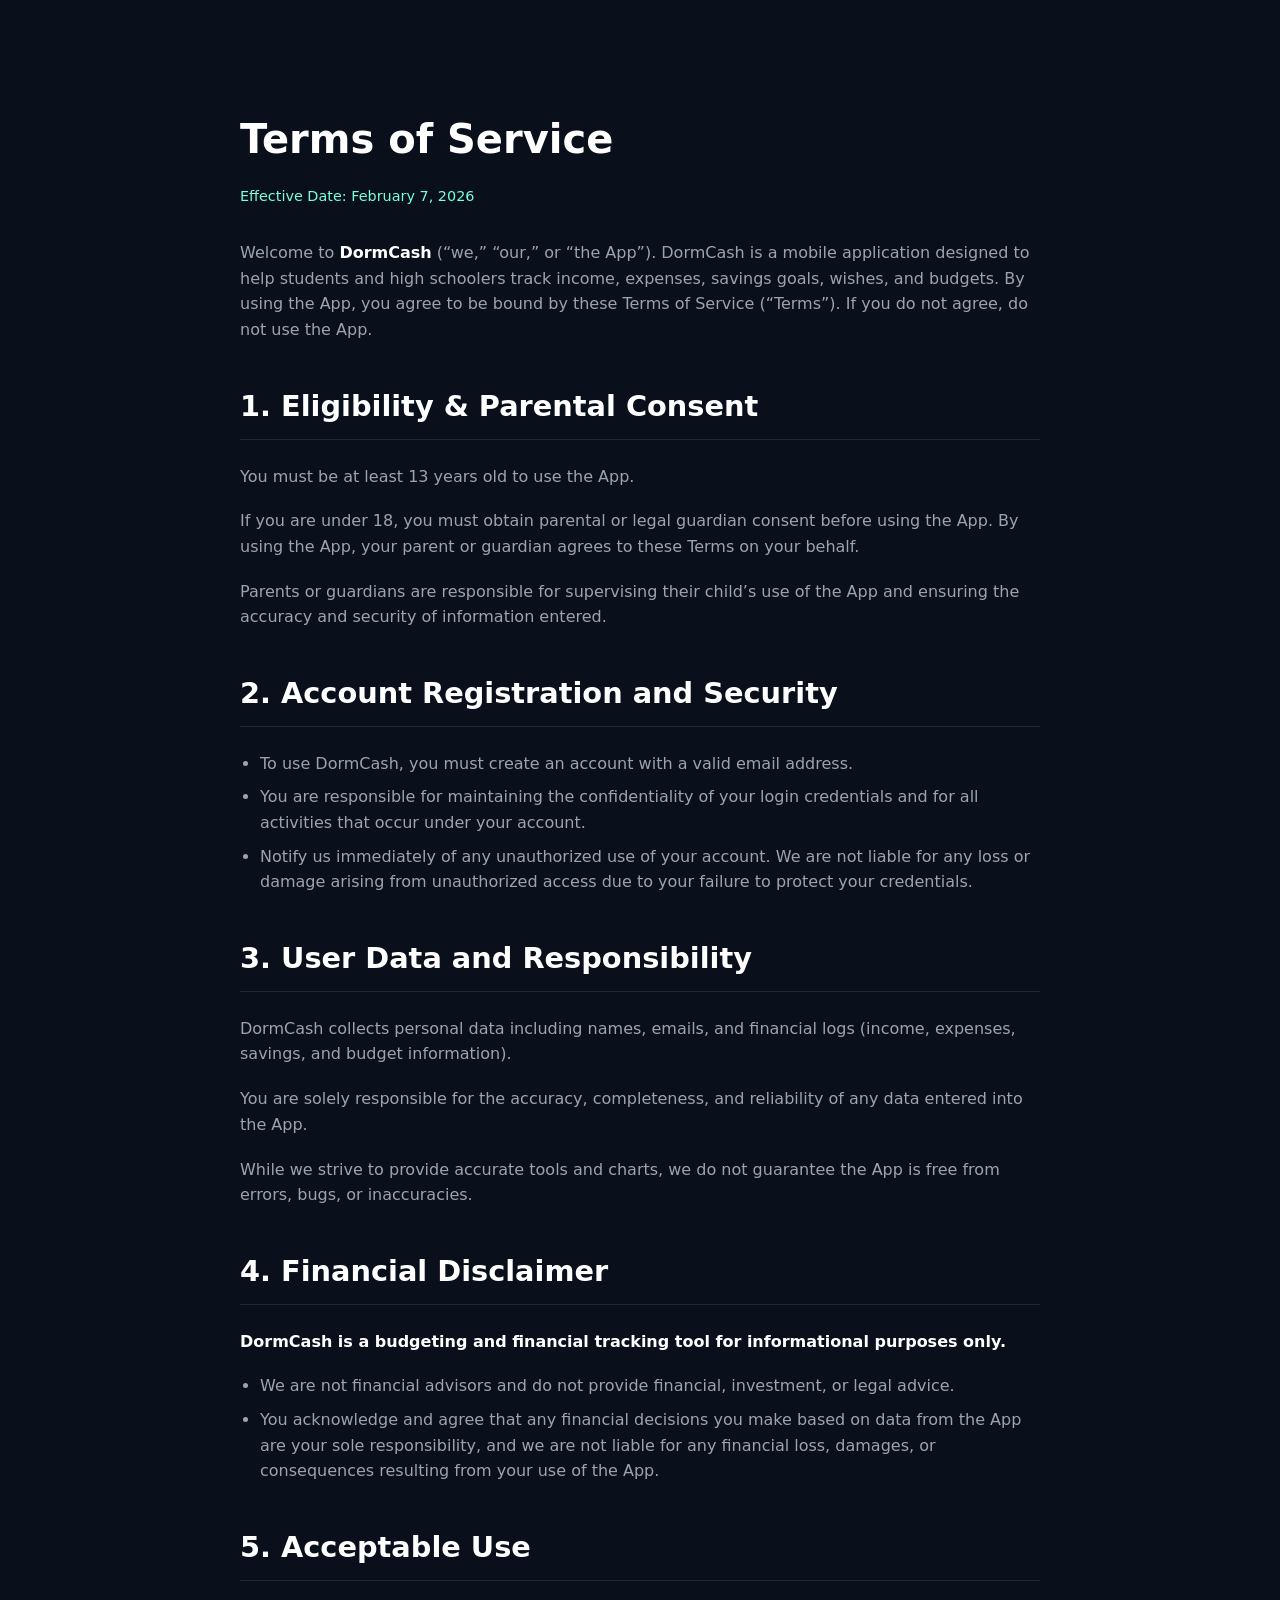
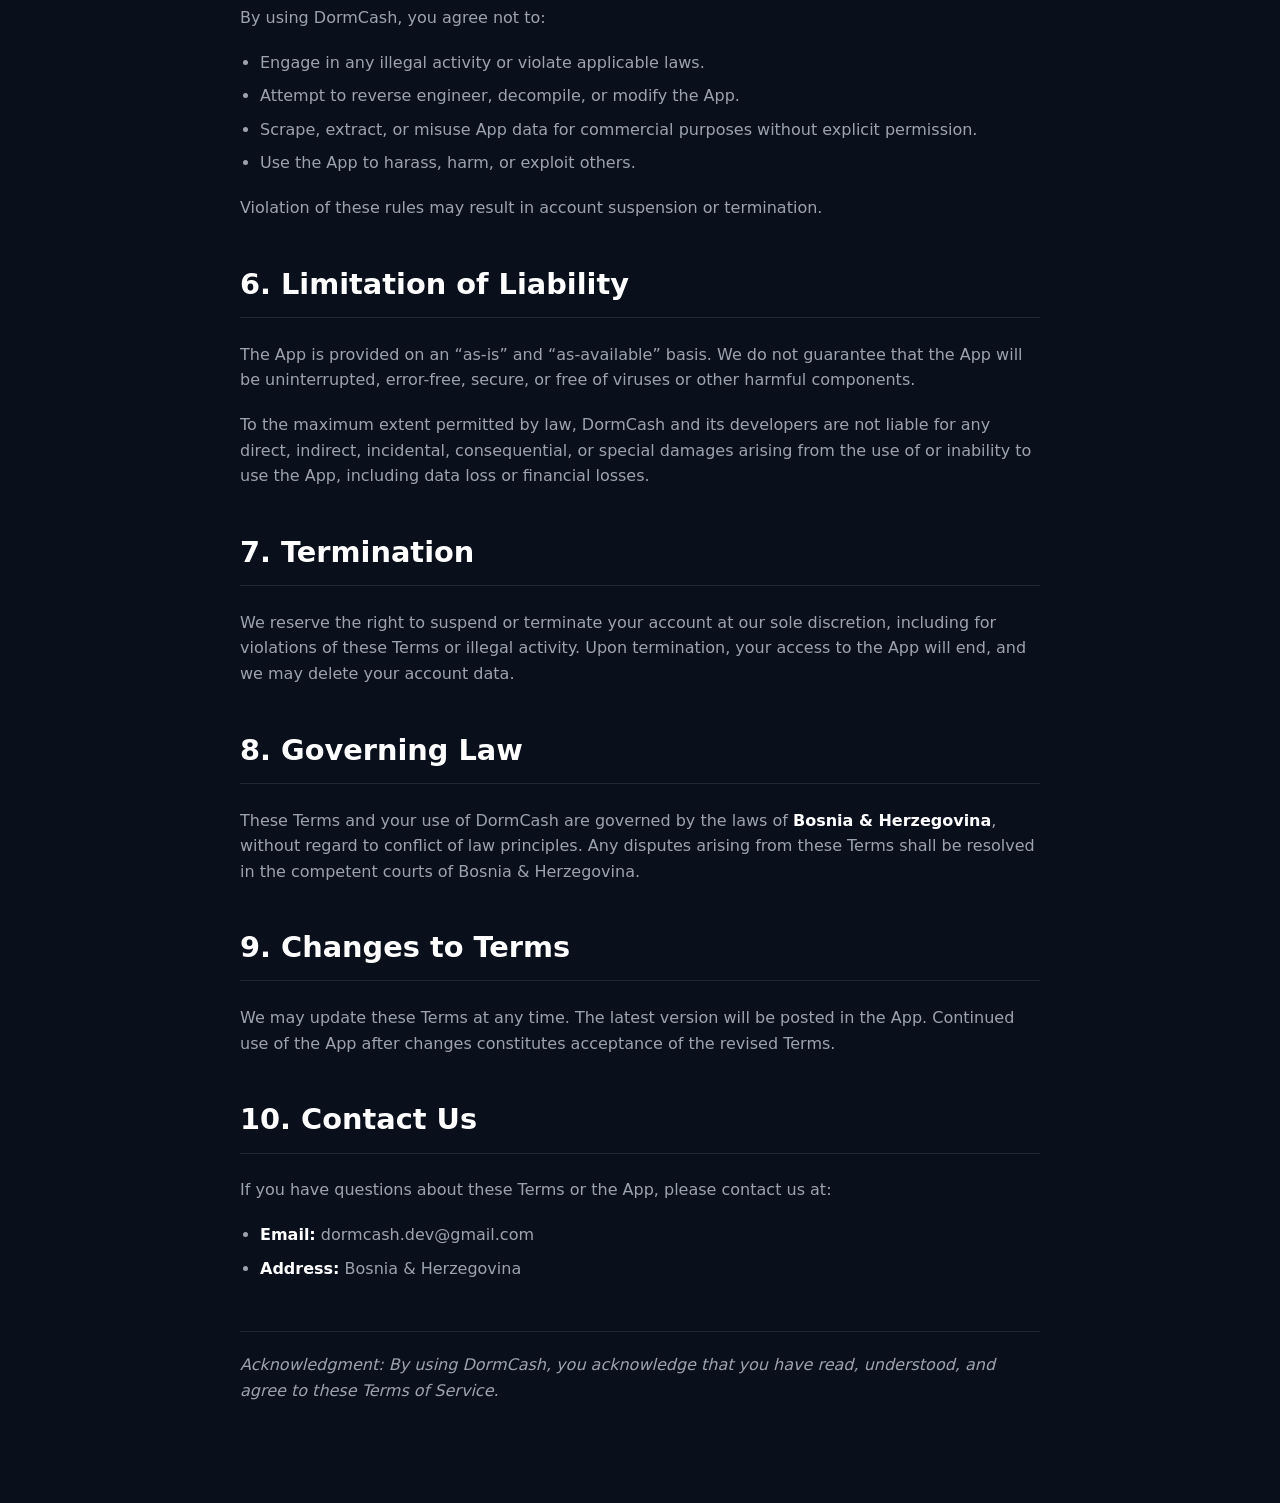
<file: terms.html>
<!DOCTYPE html>
<html lang="en">
<head>
    <meta charset="UTF-8">
    <meta name="viewport" content="width=device-width, initial-scale=1.0">
    <title>Terms of Service - DormCash</title>
    <style>
        /* DormCash Dark Theme Styling */
        body {
            background-color: #0a0f1c;
            color: #9ca3af;
            font-family: 'Inter', system-ui, -apple-system, sans-serif;
            line-height: 1.6;
            margin: 0;
            padding: 0;
        }

        .container {
            max-width: 800px;
            margin: 0 auto;
            padding: 80px 24px;
        }

        h1 {
            color: white;
            font-size: 2.5rem;
            font-weight: 800;
            margin-bottom: 0.5rem;
        }

        h2 {
            color: white;
            font-size: 1.8rem;
            border-bottom: 1px solid #1f2937;
            padding-bottom: 10px;
            margin-top: 40px;
        }

        h3 {
            color: #78FFD6; /* Brand Accent */
            font-size: 1.4rem;
            margin-top: 30px;
        }

        p {
            margin-bottom: 1.2rem;
        }

        ul {
            margin-bottom: 1.2rem;
            padding-left: 20px;
        }

        li {
            margin-bottom: 0.5rem;
        }

        strong {
            color: white;
        }

        .effective-date {
            color: #78FFD6;
            font-size: 0.9rem;
            font-weight: 500;
            margin-bottom: 2rem;
        }

        .footer-note {
            margin-top: 50px;
            padding-top: 20px;
            border-top: 1px solid #1f2937;
            font-style: italic;
        }
    </style>
</head>
<body>

<div class="container">
    <h1>Terms of Service</h1>
    <p class="effective-date">Effective Date: February 7, 2026</p>

    <p>Welcome to <strong>DormCash</strong> (“we,” “our,” or “the App”). DormCash is a mobile application designed to help students and high schoolers track income, expenses, savings goals, wishes, and budgets. By using the App, you agree to be bound by these Terms of Service (“Terms”). If you do not agree, do not use the App.</p>

    <h2>1. Eligibility & Parental Consent</h2>
    <p>You must be at least 13 years old to use the App.</p>
    <p>If you are under 18, you must obtain parental or legal guardian consent before using the App. By using the App, your parent or guardian agrees to these Terms on your behalf.</p>
    <p>Parents or guardians are responsible for supervising their child’s use of the App and ensuring the accuracy and security of information entered.</p>

    <h2>2. Account Registration and Security</h2>
    <ul>
        <li>To use DormCash, you must create an account with a valid email address.</li>
        <li>You are responsible for maintaining the confidentiality of your login credentials and for all activities that occur under your account.</li>
        <li>Notify us immediately of any unauthorized use of your account. We are not liable for any loss or damage arising from unauthorized access due to your failure to protect your credentials.</li>
    </ul>

    <h2>3. User Data and Responsibility</h2>
    <p>DormCash collects personal data including names, emails, and financial logs (income, expenses, savings, and budget information).</p>
    <p>You are solely responsible for the accuracy, completeness, and reliability of any data entered into the App.</p>
    <p>While we strive to provide accurate tools and charts, we do not guarantee the App is free from errors, bugs, or inaccuracies.</p>

    <h2>4. Financial Disclaimer</h2>
    <p><strong>DormCash is a budgeting and financial tracking tool for informational purposes only.</strong></p>
    <ul>
        <li>We are not financial advisors and do not provide financial, investment, or legal advice.</li>
        <li>You acknowledge and agree that any financial decisions you make based on data from the App are your sole responsibility, and we are not liable for any financial loss, damages, or consequences resulting from your use of the App.</li>
    </ul>

    <h2>5. Acceptable Use</h2>
    <p>By using DormCash, you agree not to:</p>
    <ul>
        <li>Engage in any illegal activity or violate applicable laws.</li>
        <li>Attempt to reverse engineer, decompile, or modify the App.</li>
        <li>Scrape, extract, or misuse App data for commercial purposes without explicit permission.</li>
        <li>Use the App to harass, harm, or exploit others.</li>
    </ul>
    <p>Violation of these rules may result in account suspension or termination.</p>

    <h2>6. Limitation of Liability</h2>
    <p>The App is provided on an “as-is” and “as-available” basis. We do not guarantee that the App will be uninterrupted, error-free, secure, or free of viruses or other harmful components.</p>
    <p>To the maximum extent permitted by law, DormCash and its developers are not liable for any direct, indirect, incidental, consequential, or special damages arising from the use of or inability to use the App, including data loss or financial losses.</p>

    <h2>7. Termination</h2>
    <p>We reserve the right to suspend or terminate your account at our sole discretion, including for violations of these Terms or illegal activity. Upon termination, your access to the App will end, and we may delete your account data.</p>

    <h2>8. Governing Law</h2>
    <p>These Terms and your use of DormCash are governed by the laws of <strong>Bosnia & Herzegovina</strong>, without regard to conflict of law principles. Any disputes arising from these Terms shall be resolved in the competent courts of Bosnia & Herzegovina.</p>

    <h2>9. Changes to Terms</h2>
    <p>We may update these Terms at any time. The latest version will be posted in the App. Continued use of the App after changes constitutes acceptance of the revised Terms.</p>

    <h2>10. Contact Us</h2>
    <p>If you have questions about these Terms or the App, please contact us at:</p>
    <ul>
        <li><strong>Email:</strong> dormcash.dev@gmail.com</li>
        <li><strong>Address:</strong> Bosnia & Herzegovina</li>
    </ul>

    <p class="footer-note">Acknowledgment: By using DormCash, you acknowledge that you have read, understood, and agree to these Terms of Service.</p>
</div>

</body>
</html>
</file>
